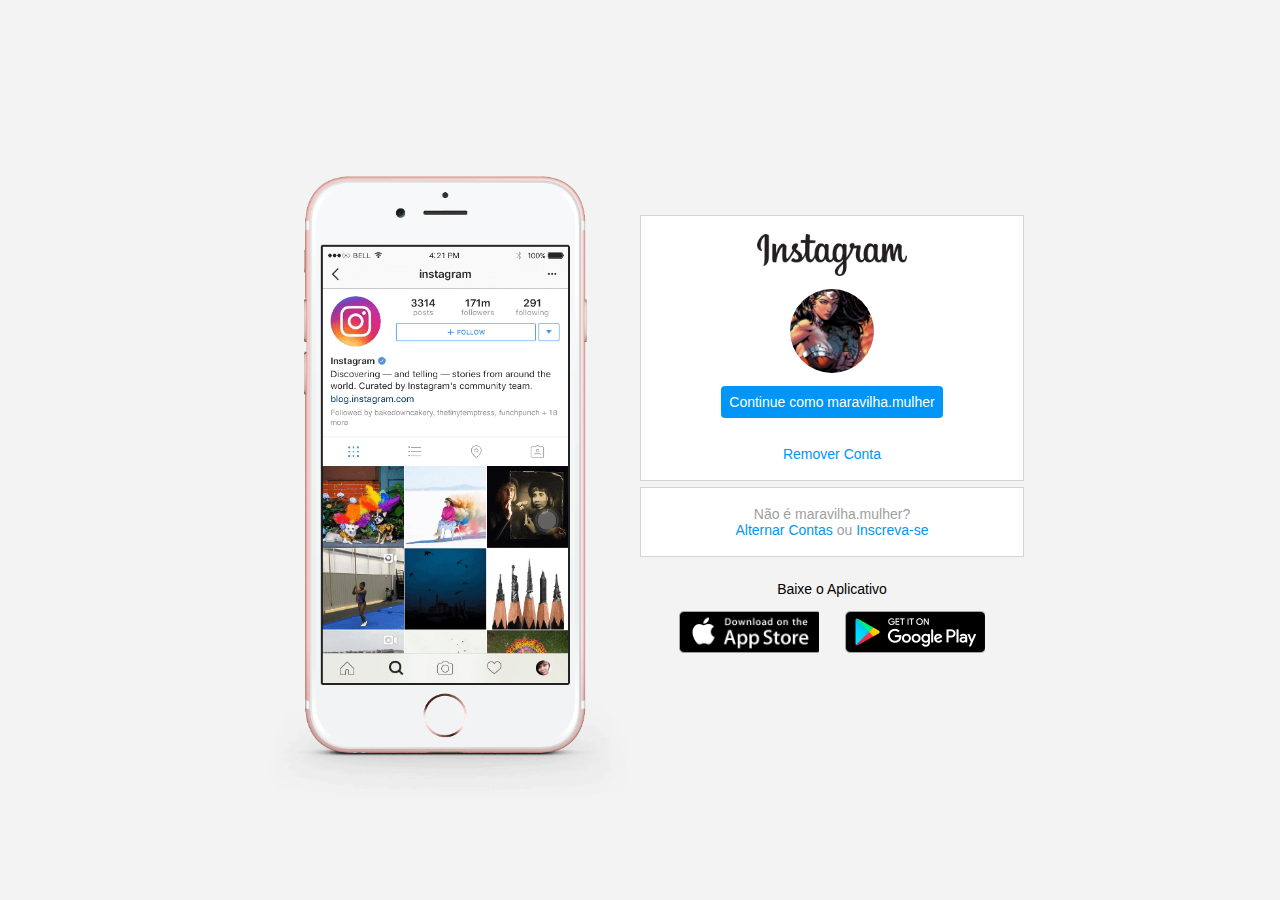
<file: projeto-pagina-instagram/index.html>
<!DOCTYPE html>
<html lang="en">

<head>
    <meta charset="UTF-8">
    <meta name="viewport" content="width=device-width, inicial-scale=1.0">
    <link rel="stylesheet" href="style.css">
    <title>Instagram</title>
</head>

<body>
    <div class="instagram-wrapper">
        <div class="instagram-phone">
            <img src="./img/instagram-celular.png" alt="celular">
        </div>
        <div class="instagram-continue">
            <div class="group">
                <img src="./img/instagram-logo.png" class="instagram-logo" alt="instagram logo">
                <div class="profile-photo">
                    <img src="./img/perfil-instagram.jpg" alt="foto de perfil">
                </div>
                <a href="#" class="instagram-login">Continue como maravilha.mulher</a>
                <a href="#" class="instagram-logout">Remover Conta</a>
            </div>
            <div class="group">
                <p class="not-account">Não é maravilha.mulher?</p>
                <p class="not-account">
                    <span class="link-blue">Alternar Contas</span> ou
                    <span class="link-blue">Inscreva-se</span>
                </p>
            </div>
            <div class="get-the-app">
                <p class="get-app">Baixe o Aplicativo</p>
                <div class="download">
                    <a href="3" class="app-download"></a>
                    <a href="3" class="app-download"></a>
                </div>
            </div>
        </div>
    </div>
</body>


</html>
</file>
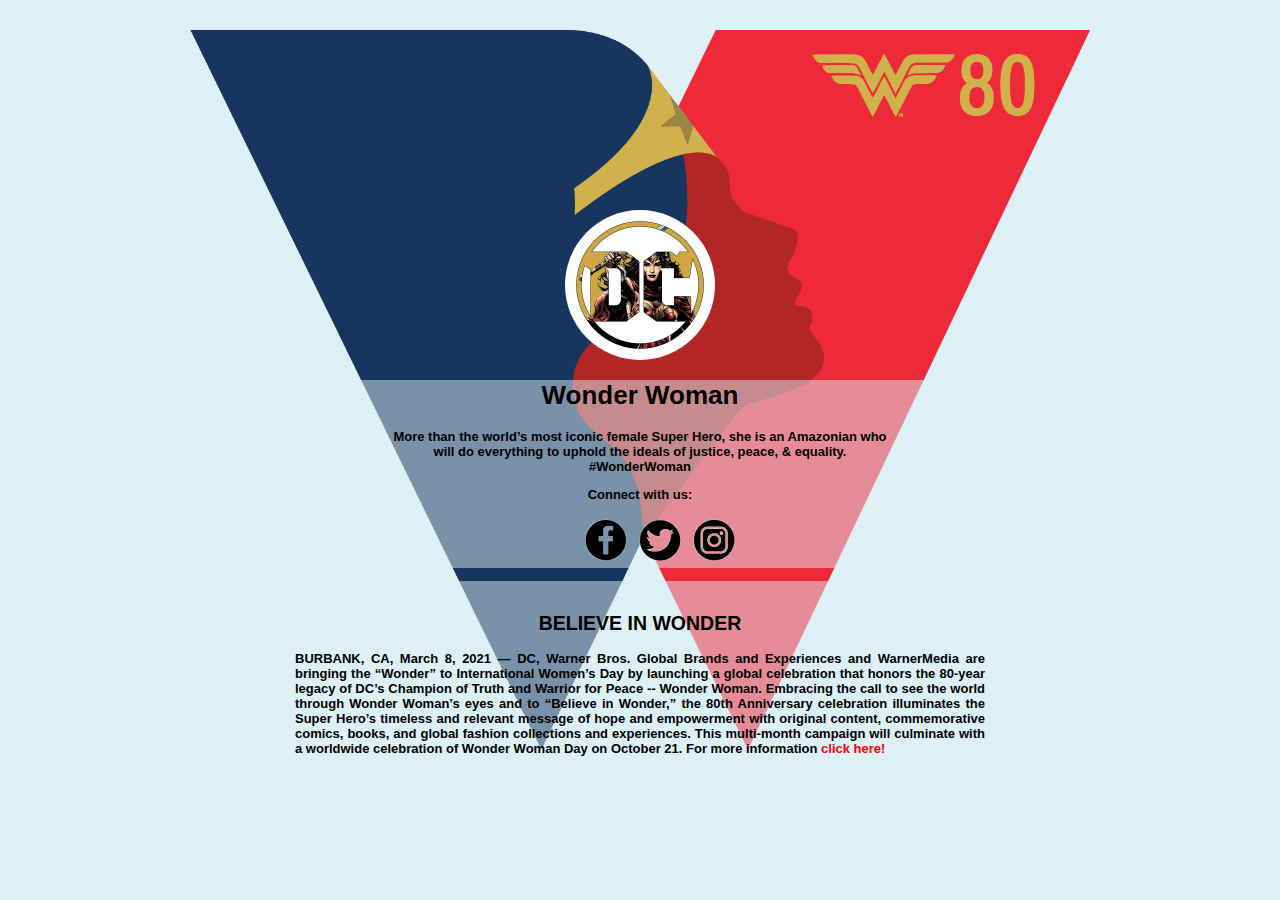
<file: projeto-pagina-pessoal/index.html>
<!DOCTYPE html>
<html lang="en">

<head>
    <meta charset="UTF-8">
    <link rel="stylesheet" href="style.css">
    <title>Wonder Woman</title>
</head>

<body>
    <div id="body-image">
        <div id="header">
            <header>
                <img class="photo" src="./img/profile-picture.jpg" alt="Foto de perfil da mulher maravilha">
                <div id="info">
                    <h1 id="title">Wonder Woman</h1>
                    <p>More than the world’s most iconic female Super Hero, she is an Amazonian who will do everything to uphold the ideals of justice, peace, & equality. #WonderWoman</p>
                    <p>Connect with us:</p>
                    <ul class="contact-list">
                        <li>
                            <a href="https://www.facebook.com/wonderwoman/" target="_blank"><img src="./img/facebook.png"></a>
                        </li>
                        <li>
                            <a href="https://www.instagram.com/wonderwoman/" target="_blank"><img src="./img/twitter.png"></a>
                        </li>
                        <li>
                            <a href="https://twitter.com/dcwonderwoman" target="_blank"><img src="./img/instagram.png"></a>
                        </li>
                    </ul>
                </div>
            </header>
        </div>

        <section>
            <header>
                <h2</h2>
            </header>
        </section>

        <article class="post">
            <header>
                <h2 class="post-title">BELIEVE IN WONDER</h2>
                <p>
                    BURBANK, CA, March 8, 2021 — DC, Warner Bros. Global Brands and Experiences and WarnerMedia are bringing the “Wonder” to International Women’s Day by launching a global celebration that honors the 80-year legacy of DC’s Champion of Truth and Warrior for
                    Peace -- Wonder Woman. Embracing the call to see the world through Wonder Woman’s eyes and to “Believe in Wonder,” the 80th Anniversary celebration illuminates the Super Hero’s timeless and relevant message of hope and empowerment
                    with original content, commemorative comics, books, and global fashion collections and experiences. This multi-month campaign will culminate with a worldwide celebration of Wonder Woman Day on October 21. For more information
                    <a
                        href="https://www.dccomics.com/blog/2021/03/08/believe-in-wonder-campaign-kicks-off-wonder-womans-80th-anniversary-global" target="_blank">click here!</a>
                </p>

            </header>
        </article>

        <footer>

        </footer>
    </div>
    </div>
</body>


</html>
</file>
<file: projeto-pagina-instagram/style.css>
* {
    padding: 0;
    margin: 0;
    box-sizing: border-box;
    text-decoration: none;
    font-family: sans-serif;
    font-size: 14px;
}

body {
    width: 100%;
    min-height: 100vh;
    background-color: rgb(243, 243, 243);
    margin: 0;
    padding: 0;
    display: flex;
    justify-content: center;
}

.instagram-wrapper {
    display: flex;
    align-items: center;
    justify-content: start;
    width: 60%;
    height: 100vh;
}

.instagram-phone {
    display: flex;
    align-items: center;
    justify-content: center;
    width: 50%;
}

.instagram-phone img {
    height: 50rem;
}

.instagram-continue {
    display: flex;
    align-items: center;
    /* horizontal */
    justify-content: space-around;
    /* vertical */
    flex-direction: column;
    /* virou o conteudo */
    width: 50%;
    min-height: 34rem;
}

.group {
    display: flex;
    justify-content: space-between;
    align-items: center;
    flex-direction: column;
    background-color: #fff;
    width: 100%;
    padding: 1.3rem 0;
    border: 1px solid lightgray;
}

.group:nth-child(1) {
    min-height: 19rem;
}

.instagram-logo {
    height: 3rem;
}

.profile-photo {
    display: flex;
    justify-content: center;
    align-items: center;
    border-radius: 50%;
    /* deixa circular */
    overflow: hidden;
    /* esconde a parte nao circular da imagem */
}

.profile-photo img {
    height: 6rem;
}

.instagram-login {
    background-color: #0095f6;
    color: #fff;
    padding: 8px;
    border-radius: 4px;
}

.instagram-logout {
    color: #0095f6;
    margin-top: 1rem;
}

.not-account {
    color: rgb(160, 160, 160);
}

.link-blue {
    color: #0095f6;
}

.get-the-app {
    display: flex;
    flex-direction: column;
    align-items: center;
    justify-content: center;
    width: 100%;
    padding: 1.3rem 0;
}

.download {
    display: flex;
    width: 100%;
    justify-content: space-evenly;
    align-items: center;
    padding: 1rem;
}

.app-download {
    height: 3rem;
    width: 10rem;
    background-size: cover;
}

.app-download:nth-child(1) {
    background-image: url('./img/apple-button.png');
}

.app-download:nth-child(2) {
    background-image: url('./img/googleplay-button.png');
}


/* media queries */

@media (max-width: 1024px) {
    .instagram-wrapper {
        width: 90%;
    }
}

@media (max-width: 650px) {
    body {
        background-color: #fff;
    }
    .instagram-wrapper {
        width: 90%;
    }
    .instagram-phone {
        display: none;
    }
    .instagram-continue {
        width: 100%;
    }
    .group {
        border: 1px solid transparent;
    }
}
</file>
<file: projeto-pagina-pessoal/style.css>
body {
    background-color: rgb(220, 240, 245);
    font-family: Verdana, Geneva, Tahoma, sans-serif;
    font-size: small;
    max-width: 900px;
    margin: auto;
}

#body-image {
    margin-top: 30px;
    background-image: url(./img/logo-80.png);
    background-repeat: no-repeat;
    background-size: contain;
}

#header {
    text-align: center;
}

.photo {
    margin: 0;
    margin-top: 180px;
    border-radius: 50%;
    width: 150px;
}

#info {
    margin: 0 18% 0 18%;
    padding: 0px 30px 0px 30px;
    background-color: rgba(220, 240, 245, 0.5);
    font-weight: bold;
}

.contact-list li {
    margin: 0;
    padding: 0;
    display: inline;
    text-align: center;
}

.contact-list li a img {
    width: 50px;
    margin: auto;
}

.post {
    padding: 15px;
    border: 3px solid #505050;
    margin-bottom: 15px;
    border-radius: 5px;
    margin: 0 10% 0 10%;
}

.post {
    background-color: rgba(220, 240, 245, 0.5);
    border: none;
    font-weight: bold;
    text-align: justify;
}

.post p a {
    text-decoration: none;
    color: red;
}

.post-title {
    text-align: center;
}
</file>
